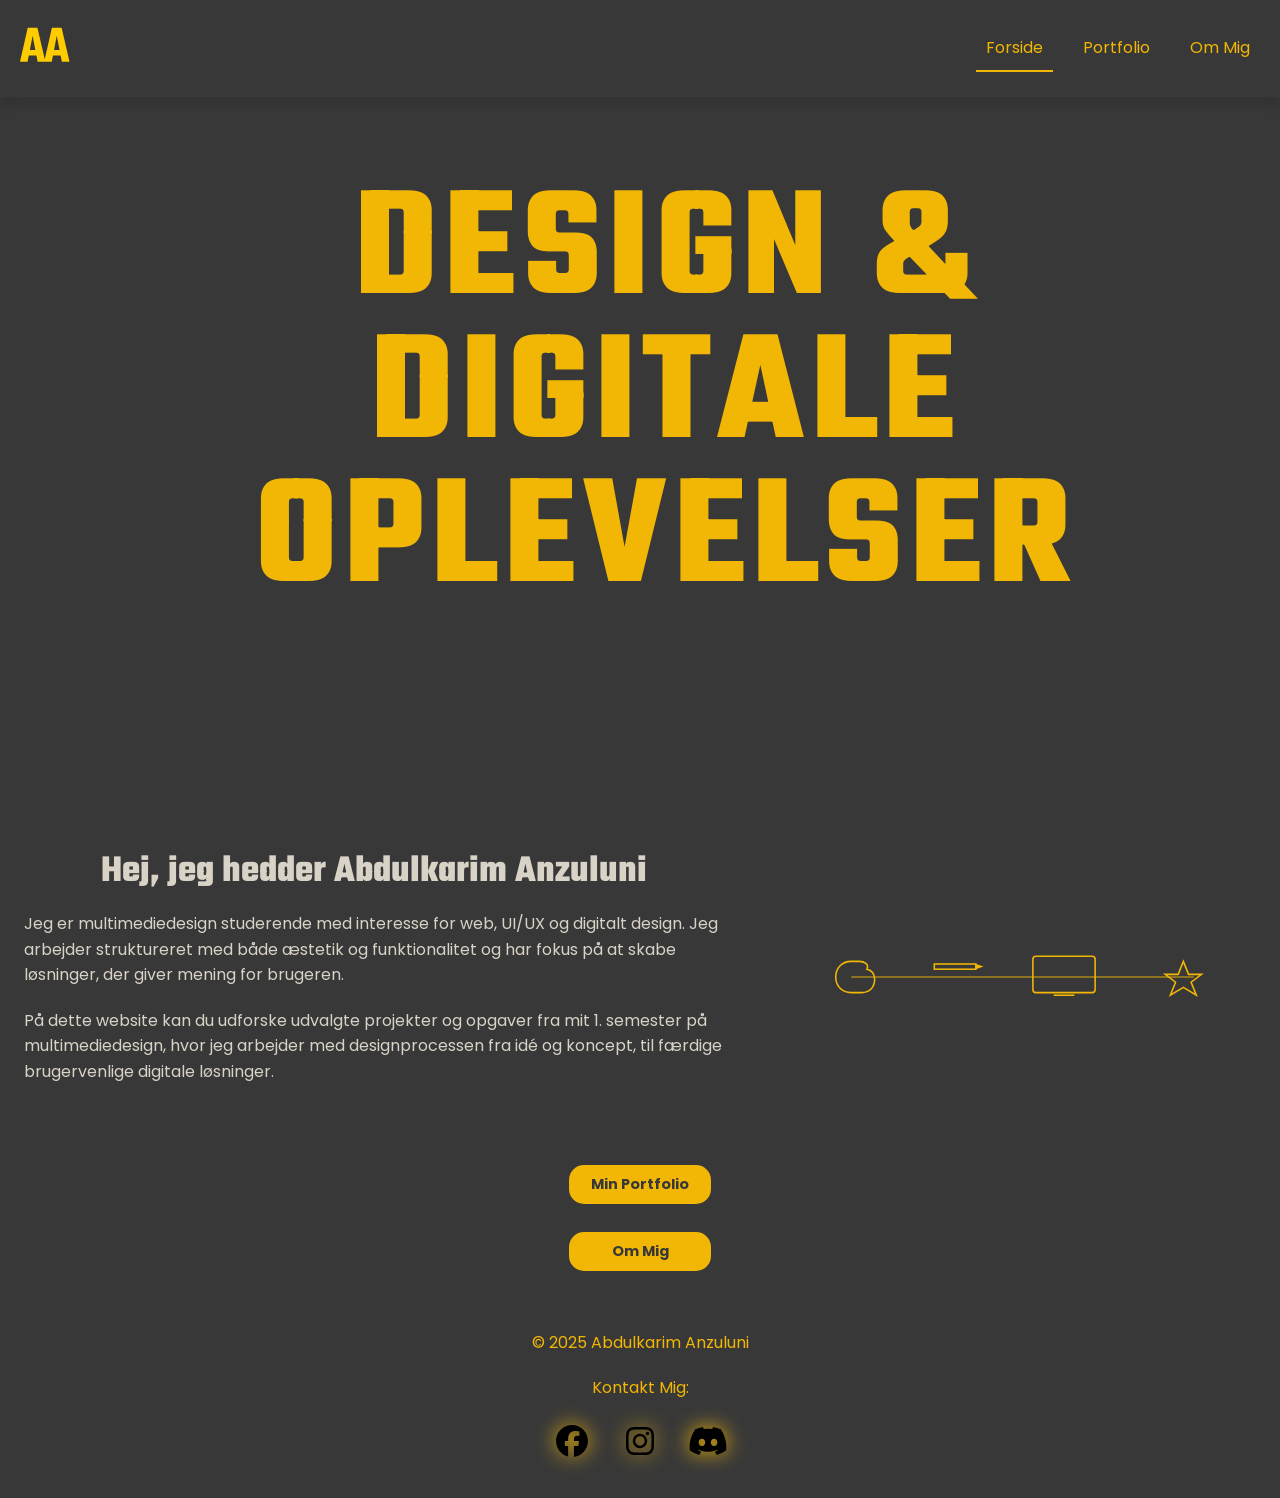
<file: index.html>
<!DOCTYPE html>
<html lang="da">
  <head>
    <meta charset="UTF-8" />
    <meta name="viewport" content="width=device-width, initial-scale=1.0" />
    <title>Portfolio</title>
    <link rel="stylesheet" href="general.css" />
    <link rel="stylesheet" href="portfolio.css" />
    <link rel="stylesheet" href="layout.css" />
    <link rel="stylesheet" href="menu.css" />
    <link rel="stylesheet" href="color.css" />
    <link rel="stylesheet" href="fonts.css" />
    <!-- SVG favicon (moderne browsere) -->
    <link rel="icon" type="image/svg+xml" href="favicon_io/VectorFavicon.svg" />

    <!-- PNG fallback (ældre browsere) -->
    <link rel="icon" type="image/png" sizes="32x32" href="favicon_io/favicon-32x32.png" />

    <!-- Apple Touch Icon (iOS) -->
    <link rel="apple-touch-icon" href="favicon_io/apple-touch-icon.png" />
  </head>

  <body>
    <header>
      <div class="logo">
        <a href="/">
          <img src="favicon_io/VectorFavicon.svg" alt="AA logo" />
        </a>
      </div>

      <nav>
        <ul class="menu">
          <li><a href="index.html" class="knap active">Forside</a></li>
          <li><a href="portfolio.html" class="knap">Portfolio</a></li>
          <li><a href="ommig.html" class="knap">Om Mig</a></li>
        </ul>
        <button class="burger">
          <span class="line"></span>
          <span class="line"></span>
          <span class="line"></span>
        </button>
      </nav>
    </header>

    <main>
      <section class="hero">
        <video class="hero-video" autoplay muted loop playsinline>
          <source src="Billeder/herovideo.mp4" type="video/mp4" />
        </video>

        <h1 class="hero-title">DESIGN & DIGITALE OPLEVELSER</h1>
      </section>

      <section class="intro">
        <div class="intro-text">
          <h2>Hej, jeg hedder Abdulkarim Anzuluni</h2>
          <p>Jeg er multimediedesign studerende med interesse for web, UI/UX og digitalt design. Jeg arbejder struktureret med både æstetik og funktionalitet og har fokus på at skabe løsninger, der giver mening for brugeren.</p>
          <p>På dette website kan du udforske udvalgte projekter og opgaver fra mit 1. semester på multimediedesign, hvor jeg arbejder med designprocessen fra idé og koncept, til færdige brugervenlige digitale løsninger.</p>
        </div>

        <div class="intro-image">
          <img src="Billeder/intro-process-icons.svg" alt="Designproces fra idé til færdigt resultat" />
        </div>
      </section>

      <section>
        <div class="cta-row">
          <strong>
            <!-- Linking to my specific guides on my pages -->
            <a href="portfolio.html" class="button">Min Portfolio</a>
            <a href="ommig.html" class="button">Om Mig</a>
          </strong>
        </div>
      </section>
    </main>

    <footer>
      <p>© 2025 Abdulkarim Anzuluni</p>
      <p>Kontakt Mig:</p>
      <div class="social-icons">
        <a href="https://www.facebook.com/abdulkarim.anzuluni/" target="_blank" aria-label="Facebook">
          <img src="social-icons/facebook.svg" alt="Facebook logo" />
        </a>
        <a href="https://www.instagram.com/abdulkarim.d.a/" target="_blank" aria-label="Instagram">
          <img src="social-icons/instagram.svg" alt="Instagram logo" />
        </a>
        <a href="https://discord.com" target="_blank" aria-label="Discord">
          <img src="social-icons/discord.svg" alt="Discord logo" />
        </a>
      </div>
    </footer>
    <script src="Javascript/main.js"></script>
  </body>
</html>
</file>
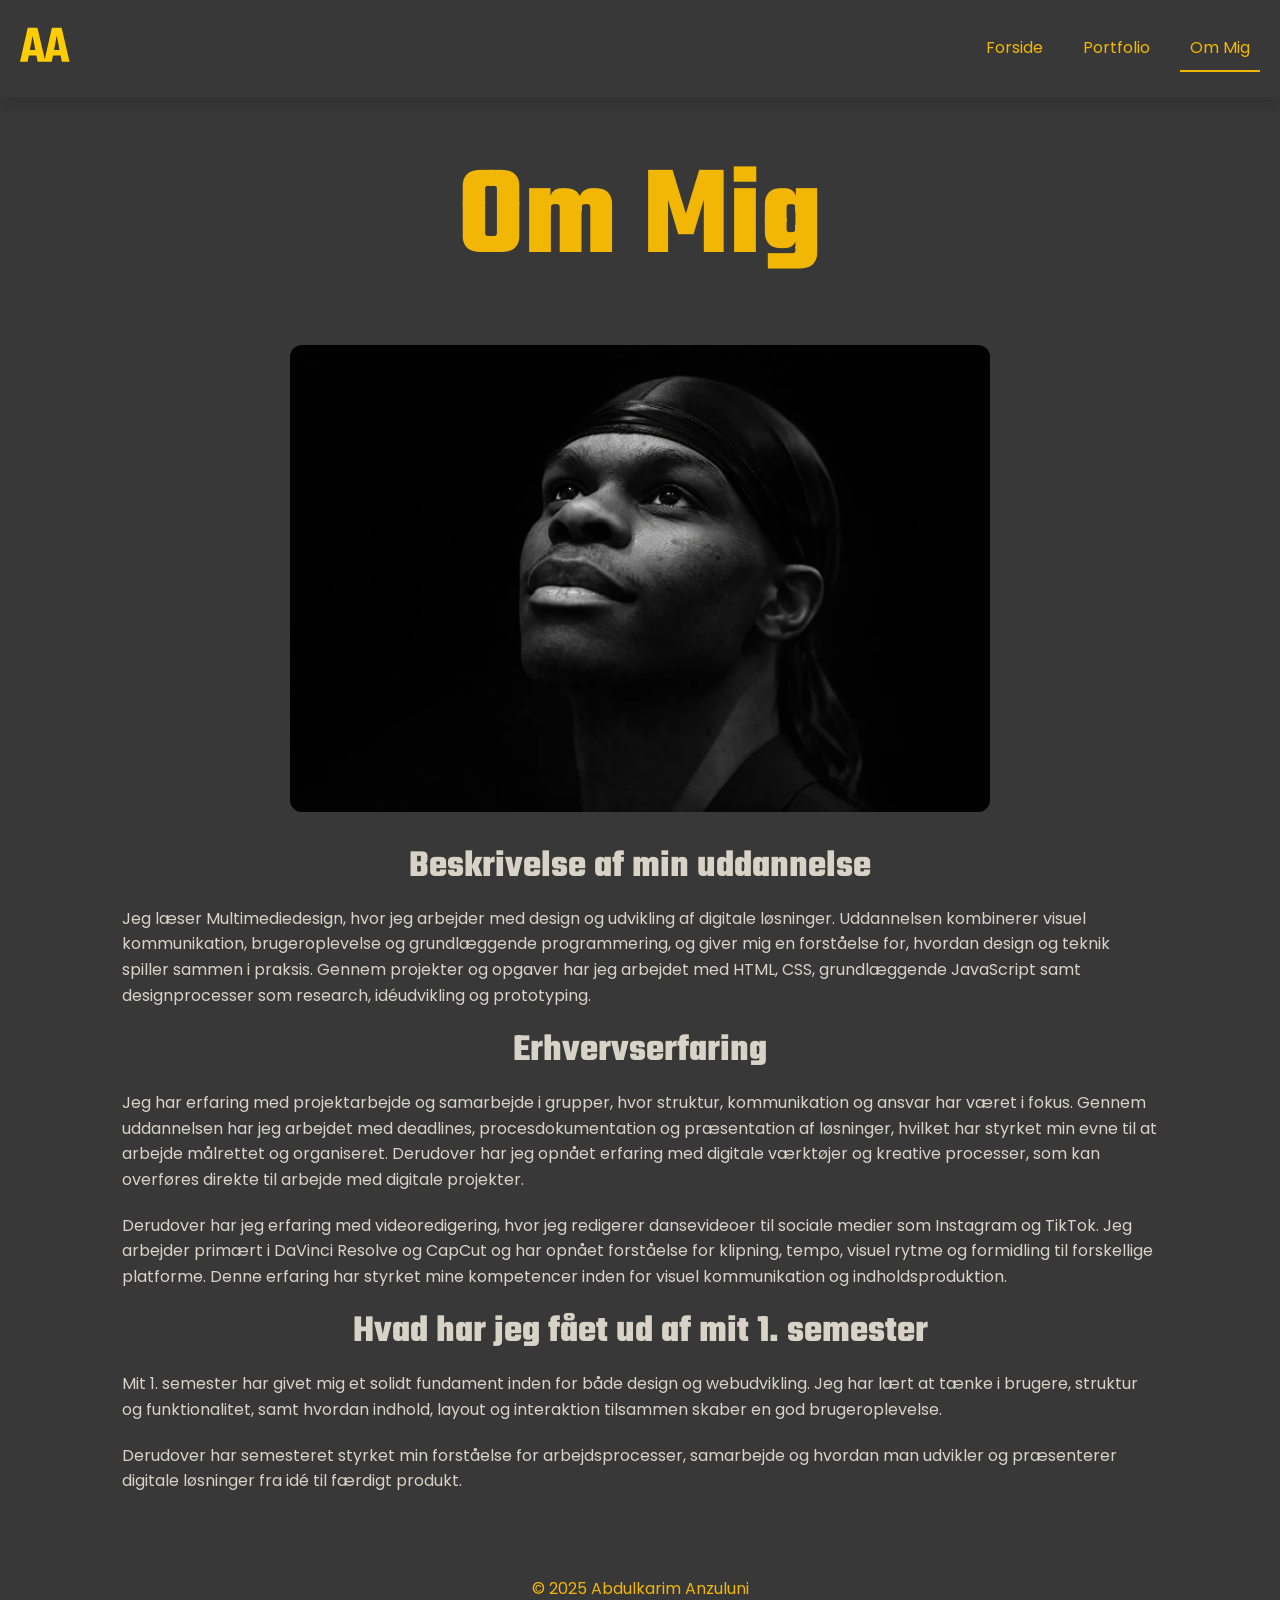
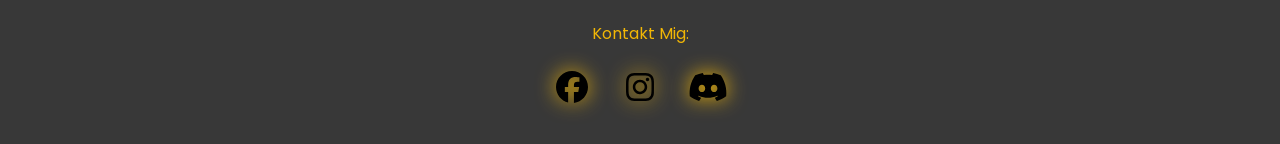
<file: ommig.html>
<!DOCTYPE html>
<html lang="da">
  <head>
    <meta charset="UTF-8" />
    <meta name="viewport" content="width=device-width, initial-scale=1.0" />
    <title>Om Mig</title>
    <link rel="stylesheet" href="general.css" />
    <link rel="stylesheet" href="portfolio.css" />
    <link rel="stylesheet" href="layout.css" />
    <link rel="stylesheet" href="menu.css" />
    <link rel="stylesheet" href="color.css" />
    <link rel="stylesheet" href="fonts.css" />
    <!-- SVG favicon (moderne browsere) -->
    <link rel="icon" type="image/svg+xml" href="favicon_io/VectorFavicon.svg" />

    <!-- PNG fallback (ældre browsere) -->
    <link rel="icon" type="image/png" sizes="32x32" href="favicon_io/favicon-32x32.png" />

    <!-- Apple Touch Icon (iOS) -->
    <link rel="apple-touch-icon" href="favicon_io/apple-touch-icon.png" />
  </head>

  <body>
    <header>
      <div class="logo">
        <a href="/">
          <img src="favicon_io/VectorFavicon.svg" alt="AA logo" />
        </a>
      </div>

      <nav>
        <ul class="menu">
          <li><a href="index.html" class="knap">Forside</a></li>
          <li><a href="portfolio.html" class="knap">Portfolio</a></li>
          <li><a href="ommig.html" class="knap active">Om Mig</a></li>
        </ul>
        <button class="burger">
          <span class="line"></span>
          <span class="line"></span>
          <span class="line"></span>
        </button>
      </nav>
    </header>

    <main class="about-page">
      <section>
        <h1>Om Mig</h1>
        <img class="portrait-image" src="Billeder/VoidPortrait_result.webp" alt="" />
      </section>

      <section>
        <div>
          <h2>Beskrivelse af min uddannelse</h2>
          <p>
            Jeg læser Multimediedesign, hvor jeg arbejder med design og udvikling af digitale løsninger. Uddannelsen kombinerer visuel kommunikation, brugeroplevelse og grundlæggende programmering, og giver mig en forståelse for, hvordan design og
            teknik spiller sammen i praksis. Gennem projekter og opgaver har jeg arbejdet med HTML, CSS, grundlæggende JavaScript samt designprocesser som research, idéudvikling og prototyping.
          </p>
        </div>

        <div>
          <h2>Erhvervserfaring</h2>
          <p>
            Jeg har erfaring med projektarbejde og samarbejde i grupper, hvor struktur, kommunikation og ansvar har været i fokus. Gennem uddannelsen har jeg arbejdet med deadlines, procesdokumentation og præsentation af løsninger, hvilket har
            styrket min evne til at arbejde målrettet og organiseret. Derudover har jeg opnået erfaring med digitale værktøjer og kreative processer, som kan overføres direkte til arbejde med digitale projekter.
          </p>
          <p>
            Derudover har jeg erfaring med videoredigering, hvor jeg redigerer dansevideoer til sociale medier som Instagram og TikTok. Jeg arbejder primært i DaVinci Resolve og CapCut og har opnået forståelse for klipning, tempo, visuel rytme og
            formidling til forskellige platforme. Denne erfaring har styrket mine kompetencer inden for visuel kommunikation og indholdsproduktion.
          </p>
        </div>

        <div>
          <h2>Hvad har jeg fået ud af mit 1. semester</h2>
          <p>
            Mit 1. semester har givet mig et solidt fundament inden for både design og webudvikling. Jeg har lært at tænke i brugere, struktur og funktionalitet, samt hvordan indhold, layout og interaktion tilsammen skaber en god brugeroplevelse.
          </p>
          <p>Derudover har semesteret styrket min forståelse for arbejdsprocesser, samarbejde og hvordan man udvikler og præsenterer digitale løsninger fra idé til færdigt produkt.</p>
        </div>
      </section>
    </main>

    <footer>
      <p>© 2025 Abdulkarim Anzuluni</p>
      <p>Kontakt Mig:</p>
      <div class="social-icons">
        <a href="https://www.facebook.com/abdulkarim.anzuluni/" target="_blank" aria-label="Facebook">
          <img src="social-icons/facebook.svg" alt="Facebook logo" />
        </a>
        <a href="https://www.instagram.com/abdulkarim.d.a/" target="_blank" aria-label="Instagram">
          <img src="social-icons/instagram.svg" alt="Instagram logo" />
        </a>
        <a href="https://discord.com" target="_blank" aria-label="Discord">
          <img src="social-icons/discord.svg" alt="Discord logo" />
        </a>
      </div>
    </footer>
    <script src="Javascript/main.js"></script>
  </body>
</html>
</file>
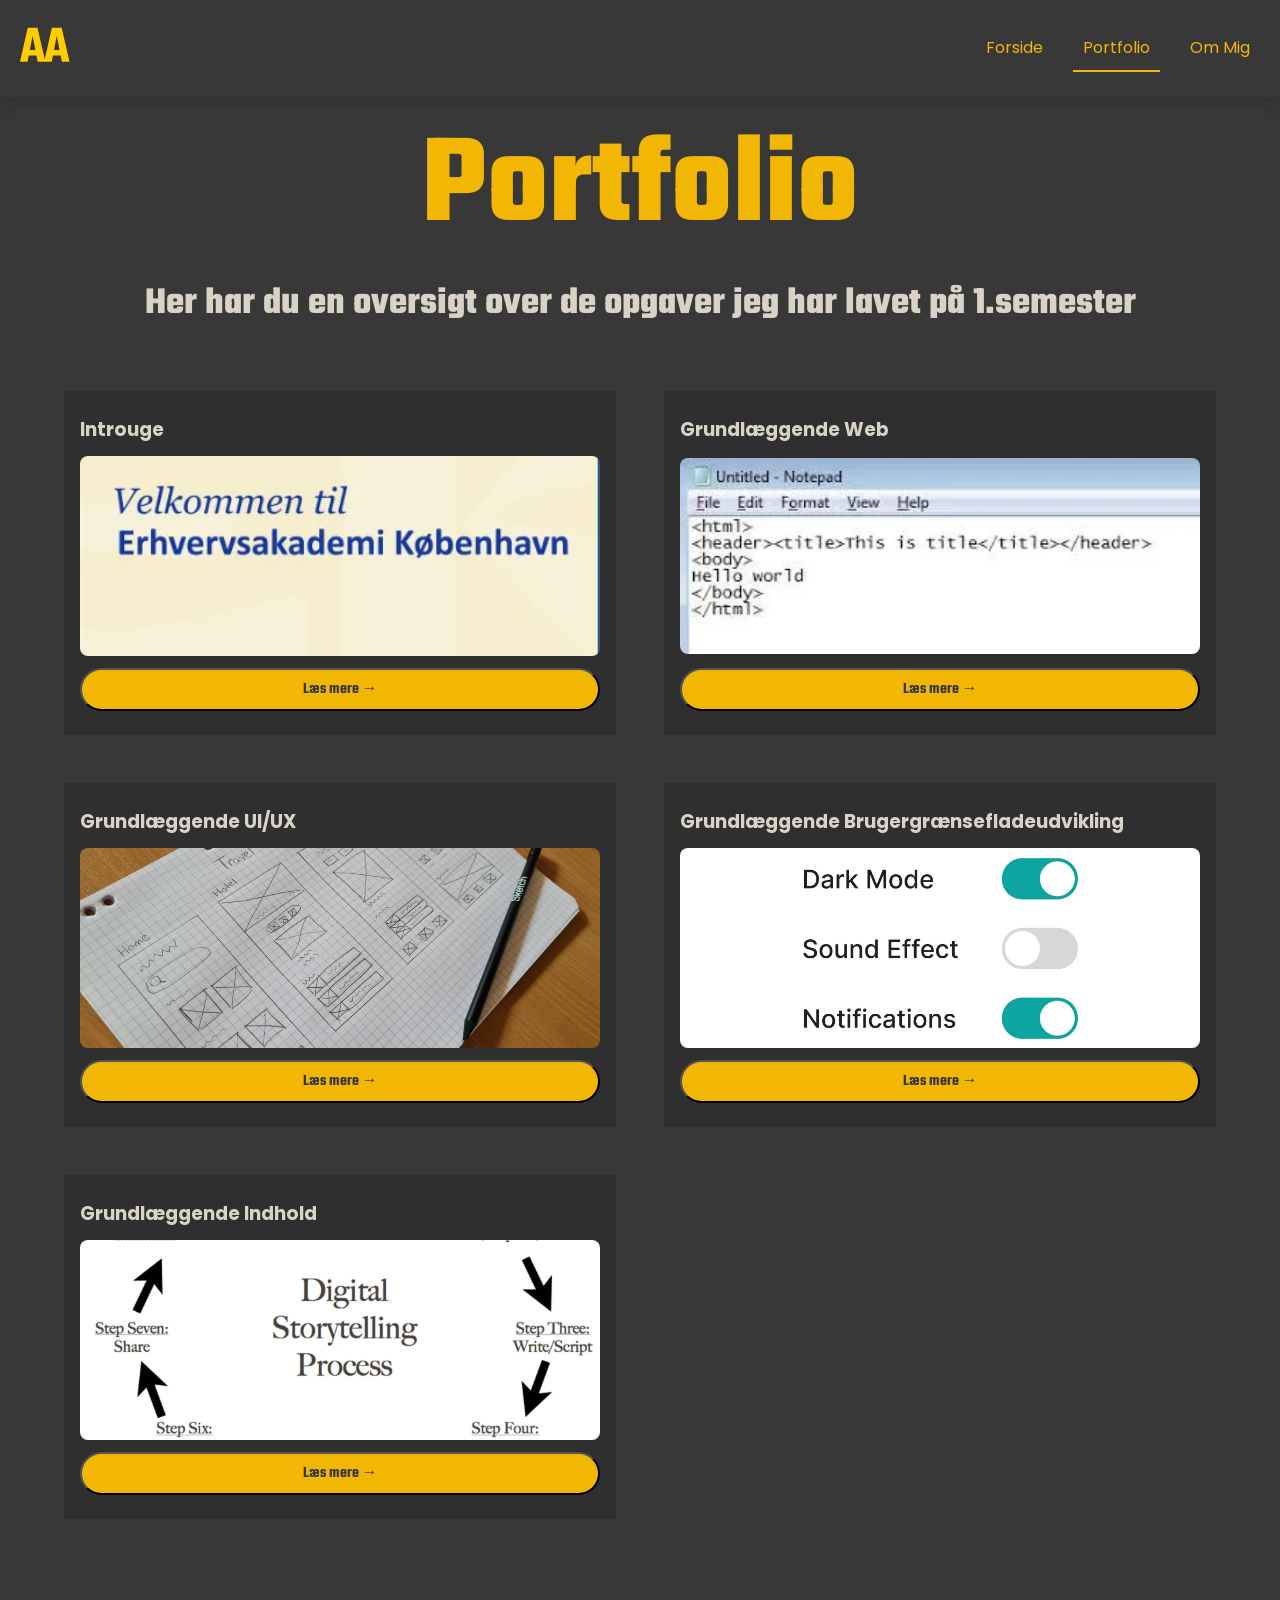
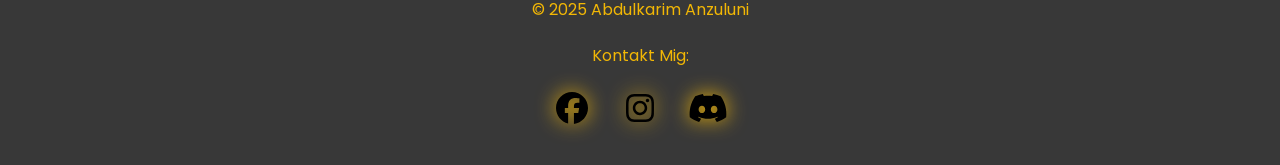
<file: portfolio.html>
<!DOCTYPE html>
<html lang="da">
  <head>
    <meta charset="UTF-8" />
    <meta name="viewport" content="width=device-width, initial-scale=1.0" />
    <title>Portfolio</title>
    <link rel="stylesheet" href="general.css" />
    <link rel="stylesheet" href="portfolio.css" />
    <link rel="stylesheet" href="layout.css" />
    <link rel="stylesheet" href="menu.css" />
    <link rel="stylesheet" href="color.css" />
    <link rel="stylesheet" href="fonts.css" />
    <!-- SVG favicon (moderne browsere) -->
    <link rel="icon" type="image/svg+xml" href="favicon_io/VectorFavicon.svg" />

    <!-- PNG fallback (ældre browsere) -->
    <link rel="icon" type="image/png" sizes="32x32" href="favicon_io/favicon-32x32.png" />

    <!-- Apple Touch Icon (iOS) -->
    <link rel="apple-touch-icon" href="favicon_io/apple-touch-icon.png" />
  </head>

  <body>
    <header>
      <div class="logo">
        <a href="/">
          <img src="favicon_io/VectorFavicon.svg" alt="AA logo" />
        </a>
      </div>

      <nav>
        <ul class="menu">
          <li><a href="index.html" class="knap">Forside</a></li>
          <li><a href="portfolio.html" class="knap active">Portfolio</a></li>
          <li><a href="ommig.html" class="knap">Om Mig</a></li>
        </ul>
        <button class="burger">
          <span class="line"></span>
          <span class="line"></span>
          <span class="line"></span>
        </button>
      </nav>
    </header>

    <main>
      <section>
        <h1>Portfolio</h1>
        <h2>Her har du en oversigt over de opgaver jeg har lavet på 1.semester</h2>
      </section>

      <section id="breaking">
        <article class="news_card">
          <h3>Introuge</h3>
          <img src="Billeder/Introuge-card.webp" alt="news_img" />
          <button class="cta_btn" popovertarget="news_popover0">Læs mere</button>
          <!-- Nyheden -->
          <div popover id="news_popover0" class="portfolio-popover">
            <button popovertarget="news_popover0" class="close-btn">Luk</button>
            <h3>Introuge</h3>
            <div class="popover-image">
              <img src="Billeder/Introuge-card.webp" alt="" />
            </div>
            <h4>Beskrivelse af tema</h4>
            <p>
              Introugen var det første tema på Multimediedesignuddannelsen og fungerede som en introduktion til både studiet og arbejdsformen. I dette forløb blev vi introduceret til grundlæggende begreber inden for idéudvikling, research, visuel
              kommunikation og digital produktion. Temaet havde fokus på at lære hinanden, uddannelsen og de værktøjer, vi skal arbejde med gennem studiet, at kende.
            </p>
            <h4>Proces, løsning & resultater</h4>
            <p>
              I introugen arbejdede vi med research og idéudvikling til en titel-intro, som skulle formidle et budskab visuelt gennem video. Processen bestod af idé-generering, skitsering og planlægning, efterfulgt af optagelse og redigering af
              video. Vi arbejdede med simple videoredigeringsværktøjer og lærte grundlæggende principper for klipning, timing og visuel fortælling.
            </p>
            <p>
              Derudover blev vi introduceret til vigtige studie- og samarbejdsværktøjer som ItsLearning, Figma, GitHub og præsentationsformer. Forløbet gav mig en forståelse for, hvordan man arbejder projektorienteret på uddannelsen, og hvordan
              samarbejde, struktur og planlægning spiller en central rolle i multimediedesignprocesser.
            </p>
            <p>Introugen gav et godt fundament for resten af 1. semester og gjorde mig mere tryg i både det faglige og sociale aspekt af studiet.</p>
            <a href="https://youtu.be/G20aOZcsrOo" class="cta_btn popover-link" target="_blank">Link til vores første video</a>
          </div>
        </article>

        <article class="news_card">
          <h3>Grundlæggende Web</h3>
          <img src="Billeder/Web-card.webp" alt="news_img" />
          <button class="cta_btn" popovertarget="news_popover1">Læs mere</button>
          <!-- Nyheden -->
          <div popover id="news_popover1" class="portfolio-popover">
            <button popovertarget="news_popover1" class="close-btn">Luk</button>
            <h3>Grundlæggende Web</h3>
            <div class="popover-image">
              <img src="Billeder/Web-card.webp" alt="" />
            </div>
            <h4>Beskrivelse af tema</h4>
            <p>
              I temaet Grundlæggende Web arbejdede jeg med de grundlæggende teknologier og principper bag opbygningen af websites. Fokus var på HTML og CSS, herunder korrekt mappestruktur, semantisk markup, styling, layout og responsivt design.
              Temaet gav en forståelse for, hvordan struktur, indhold og præsentation hænger sammen i webudvikling.
            </p>
            <h4>Proces, løsning & resultater</h4>
            <p>
              Arbejdet startede med introduktion til HTML og CSS samt opsætning af korrekt fil- og mappestruktur. Jeg arbejdede med HTML-elementer, semantiske tags som header, main, section og footer, samt korrekt brug af links, billeder og lister.
            </p>
            <p>
              Herefter blev der arbejdet med CSS til styling, herunder farver, typografi, margin, padding og layout. Jeg lærte at bruge både Flexbox og CSS Grid samt media queries til at gøre siderne responsive. Undervejs blev koden valideret med
              W3-validator for at sikre korrekt syntaks.
            </p>
            <p>
              Resultatet var et mobilsite og et website, som er opbygget med semantisk HTML og stylet med CSS. Siderne har en tydelig struktur, navigation og visuel sammenhæng og fungerer på både mobil og desktop. Projekterne blev uploadet til GitHub
              og publiceret via GitHub Pages, så de kunne tilgås online.
            </p>
            <p>
              Gennem temaet har jeg opnået en grundlæggende forståelse for, hvordan websites bygges fra bunden. Jeg har lært at strukturere HTML korrekt, arbejde systematisk med CSS og skabe responsive layouts. Derudover har jeg fået erfaring med
              versionsstyring via GitHub og vigtigheden af validering, struktur og genbrugelig kode i webudvikling.
            </p>
            <a href="https://aban0001.github.io/Mobilsite/index.html" class="cta_btn popover-link" target="_blank">Link til første Mobilsite</a>
            <a href="https://aban0001.github.io/Website/Website/index.html" class="cta_btn popover-link" target="_blank">Link til første Website</a>
          </div>
        </article>

        <article class="news_card">
          <h3>Grundlæggende UI/UX</h3>
          <img src="Billeder/UI-UX-card.webp" alt="news_img" />
          <button class="cta_btn" popovertarget="news_popover2">Læs mere</button>
          <!-- Nyheden -->
          <div popover id="news_popover2" class="portfolio-popover">
            <button popovertarget="news_popover2" class="close-btn">Luk</button>
            <h3>Grundlæggende UI/UX</h3>
            <div class="popover-image">
              <img src="Billeder/UI-UX-card.webp" alt="" />
            </div>
            <h4>Beskrivelse af tema</h4>
            <p>
              I dette tema arbejdede jeg med grundlæggende UI/UX-principper og brugercentreret design. Fokus var på at forstå brugernes behov og adfærd gennem research og tests samt at omsætte denne viden til funktionelle og brugervenlige digitale
              løsninger. Temaet introducerede metoder inden for research, idéudvikling, wireframing og prototyping samt grundlæggende designprincipper som hierarki, kontrast, konsistens og læsbarhed.
            </p>
            <h4>Proces, løsning & resultater</h4>
            <p>
              Arbejdet startede med research, hvor jeg blandt andet arbejdede med brugerundersøgelser, user types og problemformulering. På baggrund af researchen udviklede jeg idéer og skitser, som blev videreudviklet til lo-fi wireframes og
              interaktive prototyper i Figma.
            </p>
            <p>Jeg anvendte forskellige testmetoder såsom tænke-højt-test, 5-second test og Likert-tests for at evaluere brugervenlighed og forståelse. Feedback fra tests blev brugt til at iterere og forbedre designet.</p>
            <p>
              Resultatet var en digital prototype med fokus på klar struktur, tydelig navigation og en god brugeroplevelse. Temaet gav mig en grundlæggende forståelse for, hvordan UI-design og UX-metoder hænger sammen, og hvordan designvalg kan
              begrundes ud fra brugerindsigter og testresultater.
            </p>
            <p>Temaet har givet mig en solid forståelse for, hvordan research og test kan bruges aktivt i designprocessen for at skabe mere brugervenlige løsninger.</p>
            <a href="https://aban0001.github.io/GamingWebsite-Opgave/" class="cta_btn popover-link" target="_blank">Link til min Emnesite</a>
          </div>
        </article>

        <article class="news_card">
          <h3>Grundlæggende Brugergrænsefladeudvikling</h3>
          <img src="Billeder/Brugergrænse-card.webp" alt="news_img" />
          <button class="cta_btn" popovertarget="news_popover3">Læs mere</button>
          <!-- Nyheden -->
          <div popover id="news_popover3" class="portfolio-popover">
            <button popovertarget="news_popover3" class="close-btn">Luk</button>
            <h3>Grundlæggende Brugergrænsefladeudvikling</h3>
            <div class="popover-image">
              <img src="Billeder/Brugergrænse-card.webp" alt="" />
            </div>
            <h4>Beskrivelse af tema</h4>
            <p>
              I temaet Grundlæggende Brugergrænsefladeudvikling arbejdede vi med at omsætte design og idéer til fungerende, interaktive brugergrænseflader. Fokus var på, hvordan HTML, CSS og JavaScript kan bruges til at skabe dynamiske og
              brugervenlige løsninger.
            </p>
            <h4>Proces, løsning & resultater</h4>
            <p>
              Vi arbejdede med JavaScript til at tilføje interaktion, herunder funktioner som popovers, accordions, toggles og formularer. Derudover lærte vi at arbejde med SVG, infografik og grafiske elementer samt grundlæggende tilgængelighed og
              forms. Temaet samlede både design og kode og resulterede i en mere interaktiv og funktionel brugergrænseflade, hvor brugeren aktivt kan interagere med indholdet.
            </p>
            <p>Temaet gav mig en bedre forståelse for samspillet mellem design og kode, og hvordan selv små JavaScript-løsninger kan bruges målrettet til at forbedre brugeroplevelsen.</p>
            <a href="https://aban0001.github.io/Emergency-site/" class="cta_btn popover-link" target="_blank">Link til min Emergency Site</a>
          </div>
        </article>

        <article class="news_card">
          <h3>Grundlæggende Indhold</h3>
          <img src="Billeder/Indhold-card.webp" alt="news_img" />
          <button class="cta_btn" popovertarget="news_popover4">Læs mere</button>
          <!-- Nyheden -->
          <div popover id="news_popover4" class="portfolio-popover">
            <button popovertarget="news_popover4" class="close-btn">Luk</button>
            <h3>Grundlæggende Indhold</h3>
            <div class="popover-image">
              <img src="Billeder/Indhold-card.webp" alt="" />
            </div>
            <h4>Beskrivelse af tema</h4>
            <p>
              I dette tema arbejdede vi med indholdsproduktion til digitale løsninger med fokus på tekst, billeder og samarbejde i grupper. Temaet handlede om, hvordan indhold planlægges, produceres og struktureres, så det understøtter både brugerens
              behov og formålet med sitet.
            </p>
            <h4>Proces, løsning & resultater</h4>
            <p>
              Vi arbejdede med research, idéudvikling og wireframes som grundlag for indholdsproduktion og udviklede en sandkassesite og senere en virksomhedswebsite. Derudover arbejdede vi med SCRUM, samarbejdskontrakter og procesdokumentation for
              at strukturere gruppearbejdet.
            </p>
            <p>
              Jeg lærte at producere og tilpasse indhold i form af tekst og billeder, arbejde med visuel branding samt anvende værktøjer som Photoshop, Illustrator og Adobe Firefly. Temaet gav mig en bedre forståelse for, hvordan indhold, visuel stil
              og struktur spiller sammen, og hvordan godt indhold bidrager til en klar og sammenhængende brugeroplevelse.
            </p>
            <p>Temaet gav mig en større forståelse for indholdsproduktion og samarbejde i digitale projekter samt vigtigheden af, at indhold understøtter både design og funktion.</p>
            <a href="https://aban0001.github.io/Sandkassesite/" class="cta_btn popover-link" target="_blank">Link til min Sandkassesite</a>
            <a href="https://stann-co.github.io/team10-sushi/index.html" class="cta_btn popover-link" target="_blank">Link til vores Virksomhedssite</a>
          </div>
        </article>
      </section>
    </main>

    <footer>
      <p>© 2025 Abdulkarim Anzuluni</p>
      <p>Kontakt Mig:</p>
      <div class="social-icons">
        <a href="https://www.facebook.com/abdulkarim.anzuluni/" target="_blank" aria-label="Facebook">
          <img src="social-icons/facebook.svg" alt="Facebook logo" />
        </a>
        <a href="https://www.instagram.com/abdulkarim.d.a/" target="_blank" aria-label="Instagram">
          <img src="social-icons/instagram.svg" alt="Instagram logo" />
        </a>
        <a href="https://discord.com" target="_blank" aria-label="Discord">
          <img src="social-icons/discord.svg" alt="Discord logo" />
        </a>
      </div>
    </footer>
    <script src="Javascript/main.js"></script>
  </body>
</html>
</file>
<file: general.css>
body {
  background-color: var(--bg-primary);
  color: var(--text-inverse);
  font-family: "Poppins", sans-serif;
}

h1 {
  color: var(--accent-primary);
  font-family: "Teko", sans-serif;
  font-size: clamp(3rem, 10vw, 10rem);
  text-align: center;
}

h2 {
  color: var(--text-inverse);
  font-family: "Teko", sans-serif;
  font-weight: 700;
  font-size: clamp(2.2rem, 3vw, 3rem);
  line-height: 1.2;
  text-align: center;
  margin-bottom: 1rem; /* afstand ned til første p */
}

h3 {
  color: var(--text-inverse);
}

p {
  color: var(--text-muted);
  font-size: clamp(1rem, 1.2vw, 1.125rem);
  line-height: 1.6;
  margin-bottom: 1.25rem; /* afstand mellem p’er */
}

p,
li {
  color: var(--text-inverse);
}

a {
  color: var(--accent-primary);
  text-decoration: none;
}

.menu a.active {
  color: var(--accent-primary);
  border-bottom: 2px solid var(--accent-primary);
}

a:hover {
  color: var(--cta-hover);
}

img {
  max-width: 100%;
}

/*---- Hero Section Mobilefirst ----*/
.hero {
  position: relative;
  height: 60vh;
  overflow: hidden;
}

.hero-video {
  position: absolute;
  inset: 0;
  width: 100%;
  height: 100%;
  object-fit: cover;
}

.hero-title {
  position: absolute;
  top: 12%;
  left: 4%;

  font-family: "Teko", sans-serif;
  font-weight: 700;

  font-size: clamp(3rem, 10vw, 5rem);
  line-height: 0.9;
  letter-spacing: 0.04em;

  color: var(--accent-primary);
  z-index: 2;
}

/*---- Intro Tekst----*/
.intro {
  display: flex;
  flex-direction: column;
  gap: 2rem;
  padding: 2rem 1.5rem;
}

.intro-text {
  max-width: 100%;
  height: 100%;
  object-fit: cover;
  border-radius: 12px;
}

.intro-image {
  width: 100%;
}

.intro-image img {
  width: 100%;
  height: auto;
  display: block;
}

/*---- CTA ----*/
.cta-row {
  display: flex;
  justify-content: center;
}

.button {
  background-color: #f2b705;
  color: #383838;
  border-radius: 15px;
  font-size: 0.9rem;
  padding: 0.6em 1.5em;
  margin: 2em auto;
  min-width: 100px;
  max-width: 300px;
  text-align: center;
  display: block;
  cursor: pointer;
  transition: all 0.3s ease; /* Flydende animation*/
}

.button:hover {
  background-color: #f2b705;
  color: #383838;
  box-shadow: 0 8px 20px rgba(0, 0, 0, 0.35);
  transform: translateY(-2px);
}

/*---- Social Icons ----*/
footer {
  text-align: center;
  padding: 30px 0;
  color: var(--accent-primary);
  font-family: "Poppins", sans-serif;
  font-weight: 400;
}

footer p {
  color: var(--accent-primary);
}

.social-icons {
  margin-top: 15px;
}

.social-icons a {
  margin: 0 12px;
  display: inline-block;
  transition: 0.3s ease;
}

.social-icons img {
  width: 40px;
  height: 40px;
  filter: drop-shadow(0 0 10px #f2b705);
  transition: transform 0.3s ease, filter 0.3s ease;
}

.social-icons a:hover img {
  transform: scale(1.2);
  filter: drop-shadow(0 0 20px #e0aa04);
}

/*---- Ommig.html justeringer ----*/
.portrait-image {
  width: 100%;
  max-width: 700px;
  height: auto;
  display: block;
  margin: 2rem auto;
  border-radius: 12px;
}
</file>
<file: portfolio.css>
/*---- Cards / Pop Over ----*/

.news_card {
  background-color: var(--bg-alt);
  display: grid;
  gap: 0.75rem;
  padding: 1.5rem 1rem;
  font-family: "Poppins", sans-serif;
}

.news_card img {
  width: 100%;
  max-height: 200px;
  object-fit: cover;
  border-radius: 8px;
}

.news_card h3 {
  margin: 0;
  color: var(--text-inverse);
}

.news_card p {
  margin: 0 0 1rem 0;
  color: var(--text-muted);
}

.news_card .cta_btn {
  background-color: var(--accent-primary);
  color: var(--cta-text);
  font-family: "Teko", sans-serif;
  font-size: 1rem;
  font-weight: 600;
  padding: 0.5rem 1.25rem;
  border-radius: 999px;
  cursor: pointer;
}

/*---- CTA Knapper ----*/
.news_card .cta_btn:hover {
  background-color: var(--accent-primary);
  color: var(--cta-text);
}

.cta_btn::after {
  content: " →";
}

/*---- Pop Over Transition ----*/
.portfolio-popover {
  background-color: var(--bg-secondary);
  color: var(--text-primary);
  max-width: 650px;
  width: min(90vw, 650px);
  padding: 2.5rem;
  border-radius: 16px;
  box-shadow: var(--shadow-md);
  display: flex;
  flex-direction: column;
  gap: 1.25rem;
  max-height: 85vh; /* begrænser højden */
  overflow-y: auto; /* gør indhold scrollbart */
}

.portfolio-popover h3,
.portfolio-popover h4,
.portfolio-popover p {
  color: var(--text-primary);
}

.portfolio-popover .close-btn {
  background-color: transparent;
  border: 1px solid var(--border-color);
  border-radius: 6px;
  /* color: var(--text-primary); */
  font-family: "Poppins", sans-serif;
  padding: 0.25rem 0.75rem;
  cursor: pointer;
}

/*---- Pop Over Transition ----*/

[popover] {
  opacity: 0;
  rotate: 360deg;
  transition: 0.5s allow-discrete;

  pointer-events: none;
}

[popover]:popover-open {
  opacity: 1;
  rotate: none;
  margin: auto;

  pointer-events: auto;
}

@starting-style {
  [popover]:popover-open {
    rotate: -360deg;
    opacity: 0;
  }
}

/*---- Backdrop ----*/
::backdrop {
  background: #0008;
  opacity: 0;
  transition: 0.5s allow-discrete;

  pointer-events: none;
}

:popover-open::backdrop {
  opacity: 1;
  pointer-events: auto;
}

@starting-style {
  :popover-open::backdrop {
    opacity: 0;
  }
}

/*---- Portfolio layout ----*/

#breaking {
  display: grid;
  grid-template-columns: 1fr;
  gap: 2rem;
  padding: 2rem 1.5rem;
}

.news_card {
  min-height: 220px;
  align-content: space-between;
}
</file>
<file: layout.css>
/*---- Mobile-first → Desktop layout changes ----*/
@media (min-width: 800px) {
  .hero {
    height: 80vh;
  }

  .hero-title {
    font-size: clamp(5rem, 18vw, 10rem);
  }

  .hero-video {
    position: absolute;
    inset: 0;
    width: 100%;
    height: 100%;
    z-index: 1;
  }

  .hero {
    height: 80vh;
  }

  .intro {
    flex-direction: row;
    align-items: center;
    gap: 4rem;
  }

  .intro-text {
    flex: 1.2; /* Tekst får mere plads end billedet */
  }

  .intro-image {
    flex: 0.8; /* Billede får mindre plads end billedet */
  }

  .about-page {
    max-width: 1100px;
    margin: 0 auto;
    padding: 2rem;
  }

  #breaking {
    grid-template-columns: repeat(2, 1fr);
    gap: 3rem;
    padding: 3rem 4rem;
  }
}
</file>
<file: menu.css>
* {
  margin: 0;
  padding: 0;
  box-sizing: border-box;
}

header {
  /* position: sticky; */
  top: 0;
  display: flex;
  justify-content: space-between;
  align-items: center;
  padding: 20px;
  box-shadow: 0 10px 10px rgba(0, 0, 0, 0.1);
}

.logo img {
  width: 50px;
  height: 50px;
}

nav {
  display: flex;
  align-items: center;
}

.menu {
  display: flex;
  list-style: none;
  margin: 0;
  padding: 0;
  background-color: rgba(56, 56, 56, 0.95);
}

.menu li {
  margin-right: 20px;
}

.menu li:last-child {
  margin-right: 0;
}

.menu a {
  display: block;
  padding: 10px;
  color: #f2b705;
  text-decoration: none;
  transition: color 0.3s;
  text-align: end;
}

.burger {
  width: 30px;
  height: 20px;
  cursor: pointer;
}

.burger .line {
  display: block;
  width: 100%;
  height: 2px;
  background-color: #f2b705; /* Burger color*/
  margin-bottom: 5px;
  transition: 0.2s linear;
}
.burger {
  display: none;
}
@media screen and (width < 800px) {
  .menu {
    display: none;
  }
  .burger {
    display: block;
    background-color: transparent;
    border: 0;
  }
  .burger.active .line:nth-child(1) {
    transform: rotate(45deg) translate(5px, 5px);
    transition: 0.2s linear;
  }

  .burger.active .line:nth-child(2) {
    opacity: 0;
    transition: 0.15s linear;
  }

  .burger.active .line:nth-child(3) {
    transform: rotate(-45deg) translate(5px, -5px);
    transition: 0.2s linear;
  }

  nav.active .menu {
    display: block;
    position: absolute;
    top: 94px;
    right: 0; /* hvor den står på skærmen*/
    width: 40%; /* menu længde*/
    z-index: 20; /* rækkefølge af elementer som er oveni hinanden. fx menu skal vises først, også h1 som 2, og bilede som nr 3 */
  }

  nav.active .menu li {
    margin: 10px 10px;
  }

  nav.active .menu a {
    font-size: 15px; /*størrelsen for bogstaver i menuen*/
  }
}
</file>
<file: color.css>
/*----- Color -----*/
:root {
  /*---- BAGGRUNDE ----*/
  --bg-primary: #383838; /* Primær baggrund (dark sections) */
  --bg-secondary: #d9d3c7; /* Lys neutral (cards, content sections) */
  --bg-alt: #2f2f2f; /* Mørkere variation til sektion-skift */

  /*---- TEKST ----*/
  --text-primary: #383838; /* Tekst på lyse baggrunde */
  --text-inverse: #d9d3c7; /* Tekst på mørke baggrunde */
  --text-muted: #a8a39a; /* Sekundær / helper text */

  /*---- ACCENT / BRAND ----*/
  --accent-primary: #f2b705; /* Primær accent (CTA, hover, active) */

  /*---- CTA ----*/
  --cta-bg: #f2b705;
  --cta-text: #383838;
  --cta-hover: #e0aa04; /* Mørkere gul */
  --cta-active: #c99603; /* Endnu mørkere til klik */

  /*---- UI ELEMENTER ----*/
  --border-color: #bfb9ae;
  --divider-color: #cec8bc;
  --focus-ring: #f2b705;

  /*---- SHADOWS ----*/
  --shadow-sm: 0 4px 8px rgba(0, 0, 0, 0.25);
  --shadow-md: 0 10px 24px rgba(0, 0, 0, 0.35);
}
</file>
<file: fonts.css>
@font-face {
  font-family: "Poppins";
  src: url("Fonts/Poppins/Poppins-Regular.ttf");
  font-weight: 400;
}

@font-face {
  font-family: "Poppins";
  src: url("Fonts/Poppins/Poppins-Medium.ttf");
  font-weight: 500;
}

@font-face {
  font-family: "Poppins";
  src: url("Fonts/Poppins/Poppins-SemiBold.ttf");
  font-weight: 600;
}

@font-face {
  font-family: "Poppins";
  src: url("Fonts/Poppins/Poppins-Bold.ttf");
  font-weight: 700;
}

@font-face {
  font-family: "Poppins";
  src: url("Fonts/Poppins/Poppins-ExtraBold.ttf");
  font-weight: 800;
}

@font-face {
  font-family: "Teko";
  src: url("Fonts/Teko/Teko-Light.ttf");
  font-weight: 300;
}

@font-face {
  font-family: "Teko";
  src: url("Fonts/Teko/Teko-Regular.ttf");
  font-weight: 400;
}

@font-face {
  font-family: "Teko";
  src: url("Fonts/Teko/Teko-Medium.ttf");
  font-weight: 500;
}

@font-face {
  font-family: "Teko";
  src: url("Fonts/Teko/Teko-SemiBold.ttf");
  font-weight: 600;
}

@font-face {
  font-family: "Teko";
  src: url("Fonts/Teko/Teko-Bold.ttf");
  font-weight: 700;
}
</file>
